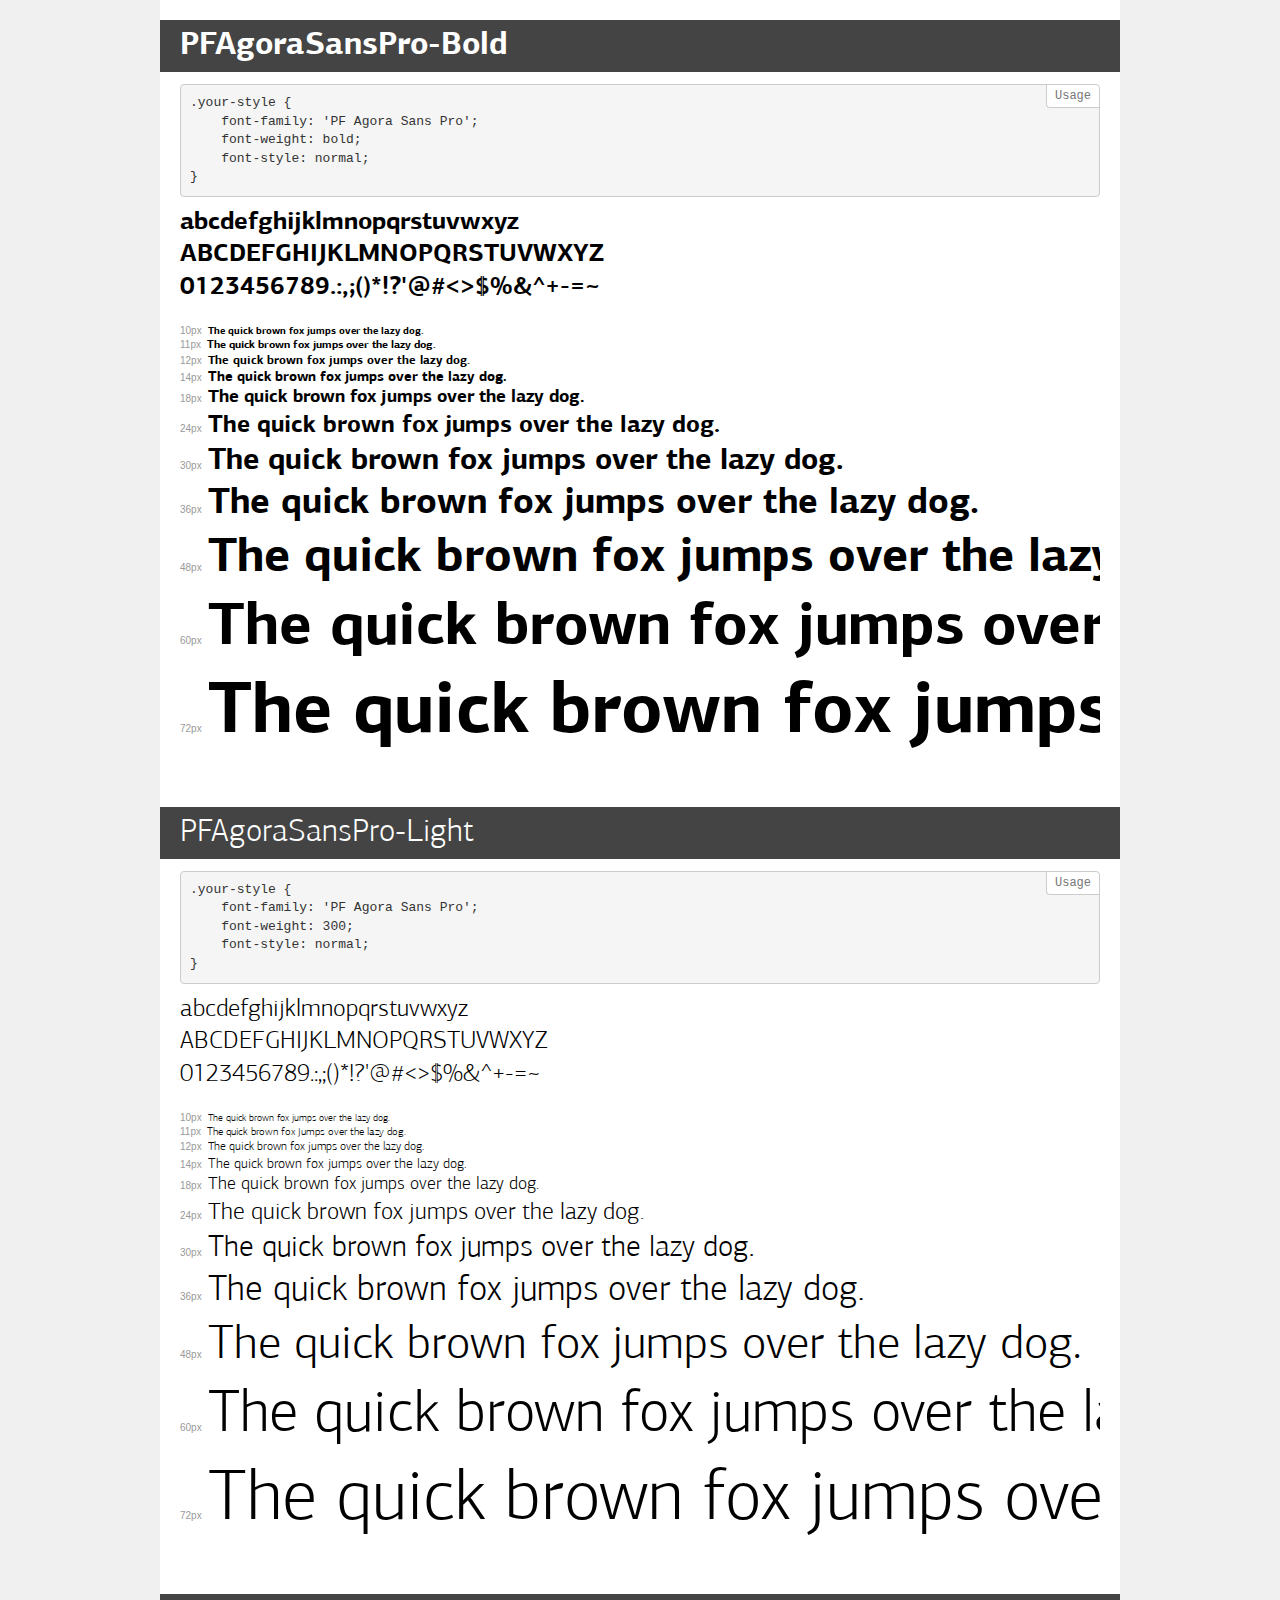
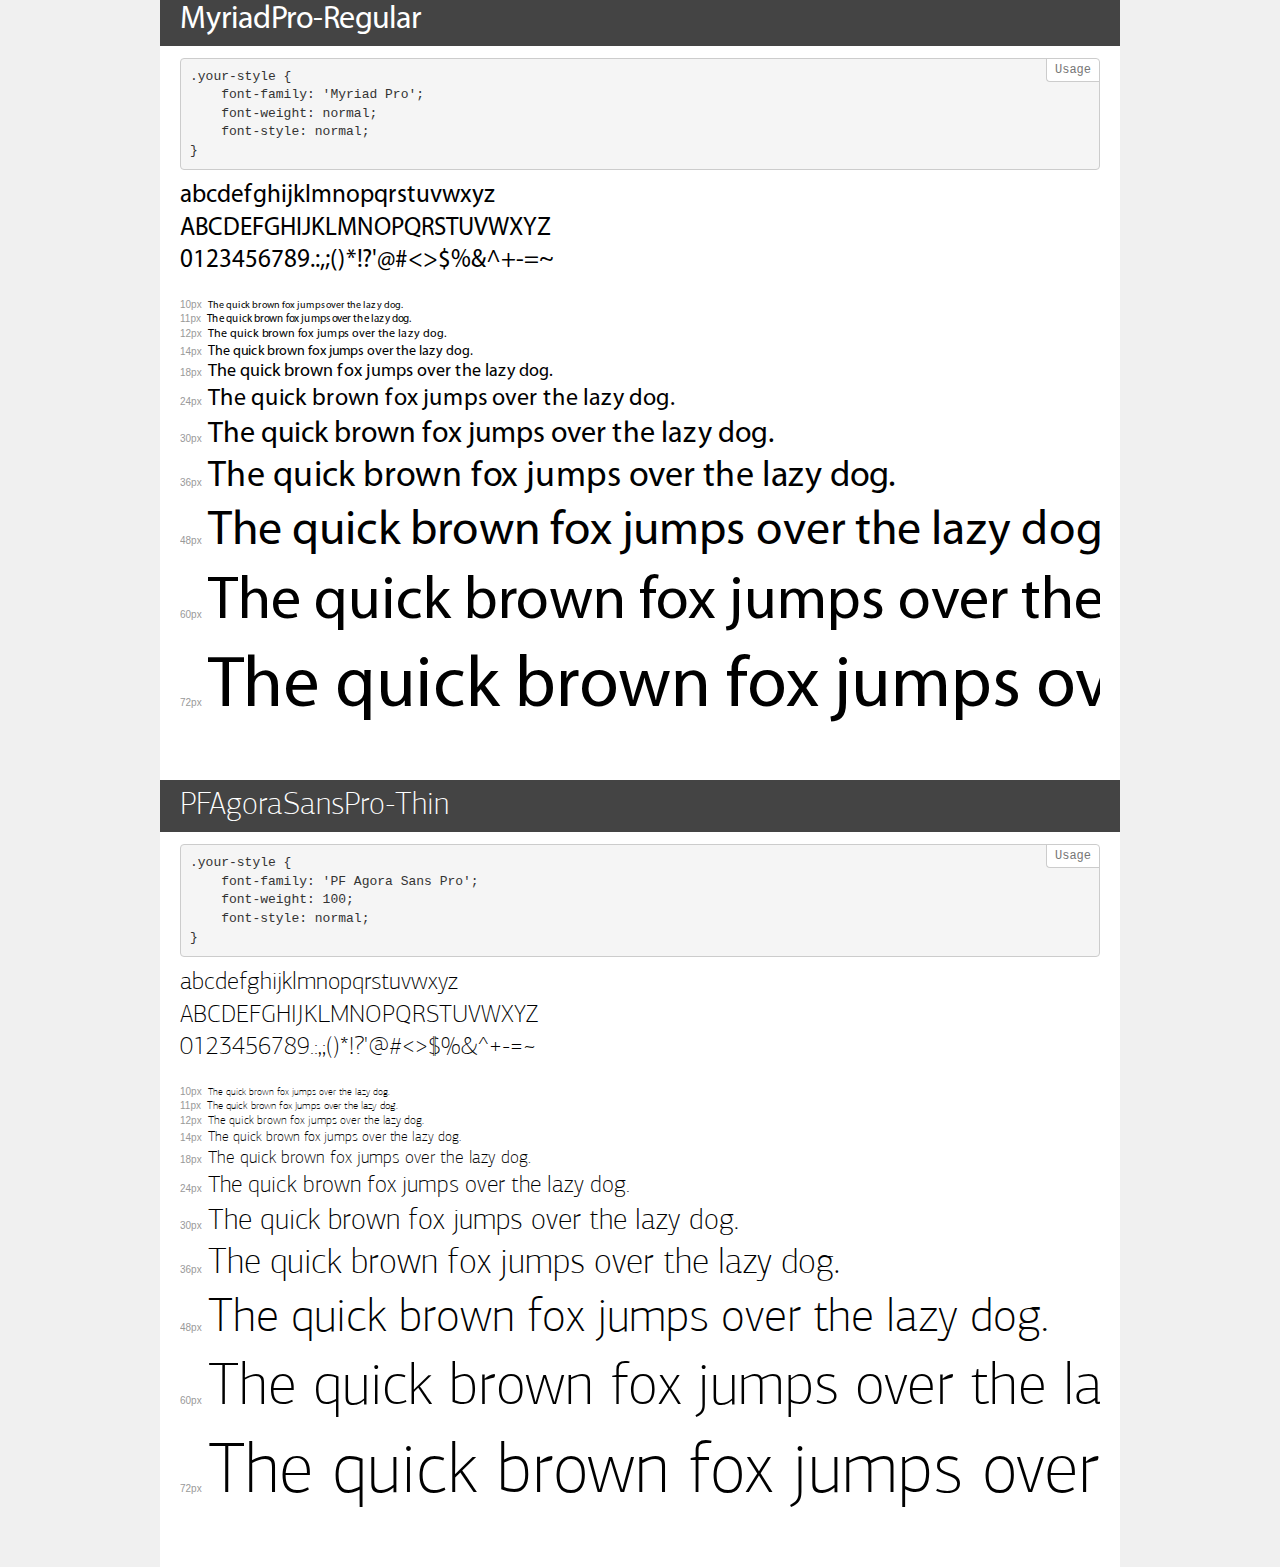
<file: fonts/demo.html>
<!DOCTYPE html>
<html lang="en">
<head>
    <meta charset="utf-8">
    <meta http-equiv="X-UA-Compatible" content="IE=edge">
    <meta name="viewport" content="width=device-width, initial-scale=1">
    <meta name="robots" content="noindex, noarchive">
    <meta name="format-detection" content="telephone=no">
    <title>Transfonter demo</title>
    <link href="stylesheet.css" rel="stylesheet">
    <style>
        /*
        http://meyerweb.com/eric/tools/css/reset/
        v2.0 | 20110126
        License: none (public domain)
        */
        html, body, div, span, applet, object, iframe,
        h1, h2, h3, h4, h5, h6, p, blockquote, pre,
        a, abbr, acronym, address, big, cite, code,
        del, dfn, em, img, ins, kbd, q, s, samp,
        small, strike, strong, sub, sup, tt, var,
        b, u, i, center,
        dl, dt, dd, ol, ul, li,
        fieldset, form, label, legend,
        table, caption, tbody, tfoot, thead, tr, th, td,
        article, aside, canvas, details, embed,
        figure, figcaption, footer, header, hgroup,
        menu, nav, output, ruby, section, summary,
        time, mark, audio, video {
            margin: 0;
            padding: 0;
            border: 0;
            font-size: 100%;
            font: inherit;
            vertical-align: baseline;
        }
        /* HTML5 display-role reset for older browsers */
        article, aside, details, figcaption, figure,
        footer, header, hgroup, menu, nav, section {
            display: block;
        }
        body {
            line-height: 1;
        }
        ol, ul {
            list-style: none;
        }
        blockquote, q {
            quotes: none;
        }
        blockquote:before, blockquote:after,
        q:before, q:after {
            content: '';
            content: none;
        }
        table {
            border-collapse: collapse;
            border-spacing: 0;
        }
        /* demo styles */
        body {
            background: #f0f0f0;
            color: #000;
        }
        .page {
            background: #fff;
            width: 920px;
            margin: 0 auto;
            padding: 20px 20px 0 20px;
            overflow: hidden;
        }
        .font-container {
            overflow-x: auto;
            overflow-y: hidden;
            margin-bottom: 40px;
            line-height: 1.3;
            white-space: nowrap;
            padding-bottom: 5px;
        }
        h1 {
            position: relative;
            background: #444;
            font-size: 32px;
            color: #fff;
            padding: 10px 20px;
            margin: 0 -20px 12px -20px;
        }
        .letters {
            font-size: 25px;
            margin-bottom: 20px;
        }
        .s10:before {
            content: '10px';
        }
        .s11:before {
            content: '11px';
        }
        .s12:before {
            content: '12px';
        }
        .s14:before {
            content: '14px';
        }
        .s18:before {
            content: '18px';
        }
        .s24:before {
            content: '24px';
        }
        .s30:before {
            content: '30px';
        }
        .s36:before {
            content: '36px';
        }
        .s48:before {
            content: '48px';
        }
        .s60:before {
            content: '60px';
        }
        .s72:before {
            content: '72px';
        }
        .s10:before, .s11:before, .s12:before, .s14:before,
        .s18:before, .s24:before, .s30:before, .s36:before,
        .s48:before, .s60:before, .s72:before {
            font-family: Arial, sans-serif;
            font-size: 10px;
            font-weight: normal;
            font-style: normal;
            color: #999;
            padding-right: 6px;
        }
        pre {
            display: block;
            position: relative;
            padding: 9px;
            margin: 0 0 10px;
            font-family: Monaco, Menlo, Consolas, "Courier New", monospace;
            font-size: 13px;
            line-height: 1.428571429;
            color: #333;
            font-weight: normal;
            font-style: normal;
            background-color: #f5f5f5;
            border: 1px solid #ccc;
            overflow-x: auto;
            border-radius: 4px;
        }
        pre:after {
            display: block;
            position: absolute;
            right: 0;
            top: 0;
            content: 'Usage';
            line-height: 1;
            padding: 5px 8px;
            font-size: 12px;
            color: #767676;
            background-color: #fff;
            border: 1px solid #ccc;
            border-right: none;
            border-top: none;
            border-radius: 0 4px 0 4px;
            z-index: 10;
        }
        /* responsive */
        @media (max-width: 959px) {
            .page {
                width: auto;
                margin: 0;
            }
        }
    </style>
</head>
<body>
<div class="page">
    <div class="demo">
        <h1 style="font-family: 'PF Agora Sans Pro'; font-weight: bold; font-style: normal;">PFAgoraSansPro-Bold</h1>
        <pre>.your-style {
    font-family: 'PF Agora Sans Pro';
    font-weight: bold;
    font-style: normal;
}</pre>
        <div class="font-container" style="font-family: 'PF Agora Sans Pro'; font-weight: bold; font-style: normal;">
            <p class="letters">
                abcdefghijklmnopqrstuvwxyz<br>
ABCDEFGHIJKLMNOPQRSTUVWXYZ<br>
                0123456789.:,;()*!?'@#<>$%&^+-=~
            </p>
            <p class="s10" style="font-size: 10px;">The quick brown fox jumps over the lazy dog.</p>
            <p class="s11" style="font-size: 11px;">The quick brown fox jumps over the lazy dog.</p>
            <p class="s12" style="font-size: 12px;">The quick brown fox jumps over the lazy dog.</p>
            <p class="s14" style="font-size: 14px;">The quick brown fox jumps over the lazy dog.</p>
            <p class="s18" style="font-size: 18px;">The quick brown fox jumps over the lazy dog.</p>
            <p class="s24" style="font-size: 24px;">The quick brown fox jumps over the lazy dog.</p>
            <p class="s30" style="font-size: 30px;">The quick brown fox jumps over the lazy dog.</p>
            <p class="s36" style="font-size: 36px;">The quick brown fox jumps over the lazy dog.</p>
            <p class="s48" style="font-size: 48px;">The quick brown fox jumps over the lazy dog.</p>
            <p class="s60" style="font-size: 60px;">The quick brown fox jumps over the lazy dog.</p>
            <p class="s72" style="font-size: 72px;">The quick brown fox jumps over the lazy dog.</p>
        </div>
    </div>
    <div class="demo">
        <h1 style="font-family: 'PF Agora Sans Pro'; font-weight: 300; font-style: normal;">PFAgoraSansPro-Light</h1>
        <pre>.your-style {
    font-family: 'PF Agora Sans Pro';
    font-weight: 300;
    font-style: normal;
}</pre>
        <div class="font-container" style="font-family: 'PF Agora Sans Pro'; font-weight: 300; font-style: normal;">
            <p class="letters">
                abcdefghijklmnopqrstuvwxyz<br>
ABCDEFGHIJKLMNOPQRSTUVWXYZ<br>
                0123456789.:,;()*!?'@#<>$%&^+-=~
            </p>
            <p class="s10" style="font-size: 10px;">The quick brown fox jumps over the lazy dog.</p>
            <p class="s11" style="font-size: 11px;">The quick brown fox jumps over the lazy dog.</p>
            <p class="s12" style="font-size: 12px;">The quick brown fox jumps over the lazy dog.</p>
            <p class="s14" style="font-size: 14px;">The quick brown fox jumps over the lazy dog.</p>
            <p class="s18" style="font-size: 18px;">The quick brown fox jumps over the lazy dog.</p>
            <p class="s24" style="font-size: 24px;">The quick brown fox jumps over the lazy dog.</p>
            <p class="s30" style="font-size: 30px;">The quick brown fox jumps over the lazy dog.</p>
            <p class="s36" style="font-size: 36px;">The quick brown fox jumps over the lazy dog.</p>
            <p class="s48" style="font-size: 48px;">The quick brown fox jumps over the lazy dog.</p>
            <p class="s60" style="font-size: 60px;">The quick brown fox jumps over the lazy dog.</p>
            <p class="s72" style="font-size: 72px;">The quick brown fox jumps over the lazy dog.</p>
        </div>
    </div>
    <div class="demo">
        <h1 style="font-family: 'Myriad Pro'; font-weight: normal; font-style: normal;">MyriadPro-Regular</h1>
        <pre>.your-style {
    font-family: 'Myriad Pro';
    font-weight: normal;
    font-style: normal;
}</pre>
        <div class="font-container" style="font-family: 'Myriad Pro'; font-weight: normal; font-style: normal;">
            <p class="letters">
                abcdefghijklmnopqrstuvwxyz<br>
ABCDEFGHIJKLMNOPQRSTUVWXYZ<br>
                0123456789.:,;()*!?'@#<>$%&^+-=~
            </p>
            <p class="s10" style="font-size: 10px;">The quick brown fox jumps over the lazy dog.</p>
            <p class="s11" style="font-size: 11px;">The quick brown fox jumps over the lazy dog.</p>
            <p class="s12" style="font-size: 12px;">The quick brown fox jumps over the lazy dog.</p>
            <p class="s14" style="font-size: 14px;">The quick brown fox jumps over the lazy dog.</p>
            <p class="s18" style="font-size: 18px;">The quick brown fox jumps over the lazy dog.</p>
            <p class="s24" style="font-size: 24px;">The quick brown fox jumps over the lazy dog.</p>
            <p class="s30" style="font-size: 30px;">The quick brown fox jumps over the lazy dog.</p>
            <p class="s36" style="font-size: 36px;">The quick brown fox jumps over the lazy dog.</p>
            <p class="s48" style="font-size: 48px;">The quick brown fox jumps over the lazy dog.</p>
            <p class="s60" style="font-size: 60px;">The quick brown fox jumps over the lazy dog.</p>
            <p class="s72" style="font-size: 72px;">The quick brown fox jumps over the lazy dog.</p>
        </div>
    </div>
    <div class="demo">
        <h1 style="font-family: 'PF Agora Sans Pro'; font-weight: 100; font-style: normal;">PFAgoraSansPro-Thin</h1>
        <pre>.your-style {
    font-family: 'PF Agora Sans Pro';
    font-weight: 100;
    font-style: normal;
}</pre>
        <div class="font-container" style="font-family: 'PF Agora Sans Pro'; font-weight: 100; font-style: normal;">
            <p class="letters">
                abcdefghijklmnopqrstuvwxyz<br>
ABCDEFGHIJKLMNOPQRSTUVWXYZ<br>
                0123456789.:,;()*!?'@#<>$%&^+-=~
            </p>
            <p class="s10" style="font-size: 10px;">The quick brown fox jumps over the lazy dog.</p>
            <p class="s11" style="font-size: 11px;">The quick brown fox jumps over the lazy dog.</p>
            <p class="s12" style="font-size: 12px;">The quick brown fox jumps over the lazy dog.</p>
            <p class="s14" style="font-size: 14px;">The quick brown fox jumps over the lazy dog.</p>
            <p class="s18" style="font-size: 18px;">The quick brown fox jumps over the lazy dog.</p>
            <p class="s24" style="font-size: 24px;">The quick brown fox jumps over the lazy dog.</p>
            <p class="s30" style="font-size: 30px;">The quick brown fox jumps over the lazy dog.</p>
            <p class="s36" style="font-size: 36px;">The quick brown fox jumps over the lazy dog.</p>
            <p class="s48" style="font-size: 48px;">The quick brown fox jumps over the lazy dog.</p>
            <p class="s60" style="font-size: 60px;">The quick brown fox jumps over the lazy dog.</p>
            <p class="s72" style="font-size: 72px;">The quick brown fox jumps over the lazy dog.</p>
        </div>
    </div>
</div>
</body>
</html>
</file>
<file: fonts/stylesheet.css>
@font-face {
    font-family: 'PF Agora Sans Pro';
    src: url('PFAgoraSansPro-Bold.eot');
    src: url('PFAgoraSansPro-Bold.eot?#iefix') format('embedded-opentype'),
        url('PFAgoraSansPro-Bold.woff2') format('woff2'),
        url('PFAgoraSansPro-Bold.woff') format('woff'),
        url('PFAgoraSansPro-Bold.ttf') format('truetype'),
        url('PFAgoraSansPro-Bold.svg#PFAgoraSansPro-Bold') format('svg');
    font-weight: bold;
    font-style: normal;
    font-display: swap;
}

@font-face {
    font-family: 'PF Agora Sans Pro';
    src: url('PFAgoraSansPro-Light.eot');
    src: url('PFAgoraSansPro-Light.eot?#iefix') format('embedded-opentype'),
        url('PFAgoraSansPro-Light.woff2') format('woff2'),
        url('PFAgoraSansPro-Light.woff') format('woff'),
        url('PFAgoraSansPro-Light.ttf') format('truetype'),
        url('PFAgoraSansPro-Light.svg#PFAgoraSansPro-Light') format('svg');
    font-weight: 300;
    font-style: normal;
    font-display: swap;
}

@font-face {
    font-family: 'Myriad Pro';
    src: url('MyriadPro-Regular.eot');
    src: url('MyriadPro-Regular.eot?#iefix') format('embedded-opentype'),
        url('MyriadPro-Regular.woff2') format('woff2'),
        url('MyriadPro-Regular.woff') format('woff'),
        url('MyriadPro-Regular.ttf') format('truetype'),
        url('MyriadPro-Regular.svg#MyriadPro-Regular') format('svg');
    font-weight: normal;
    font-style: normal;
    font-display: swap;
}

@font-face {
    font-family: 'PF Agora Sans Pro';
    src: url('PFAgoraSansPro-Thin.eot');
    src: url('PFAgoraSansPro-Thin.eot?#iefix') format('embedded-opentype'),
        url('PFAgoraSansPro-Thin.woff2') format('woff2'),
        url('PFAgoraSansPro-Thin.woff') format('woff'),
        url('PFAgoraSansPro-Thin.ttf') format('truetype'),
        url('PFAgoraSansPro-Thin.svg#PFAgoraSansPro-Thin') format('svg');
    font-weight: 100;
    font-style: normal;
    font-display: swap;
}
</file>
